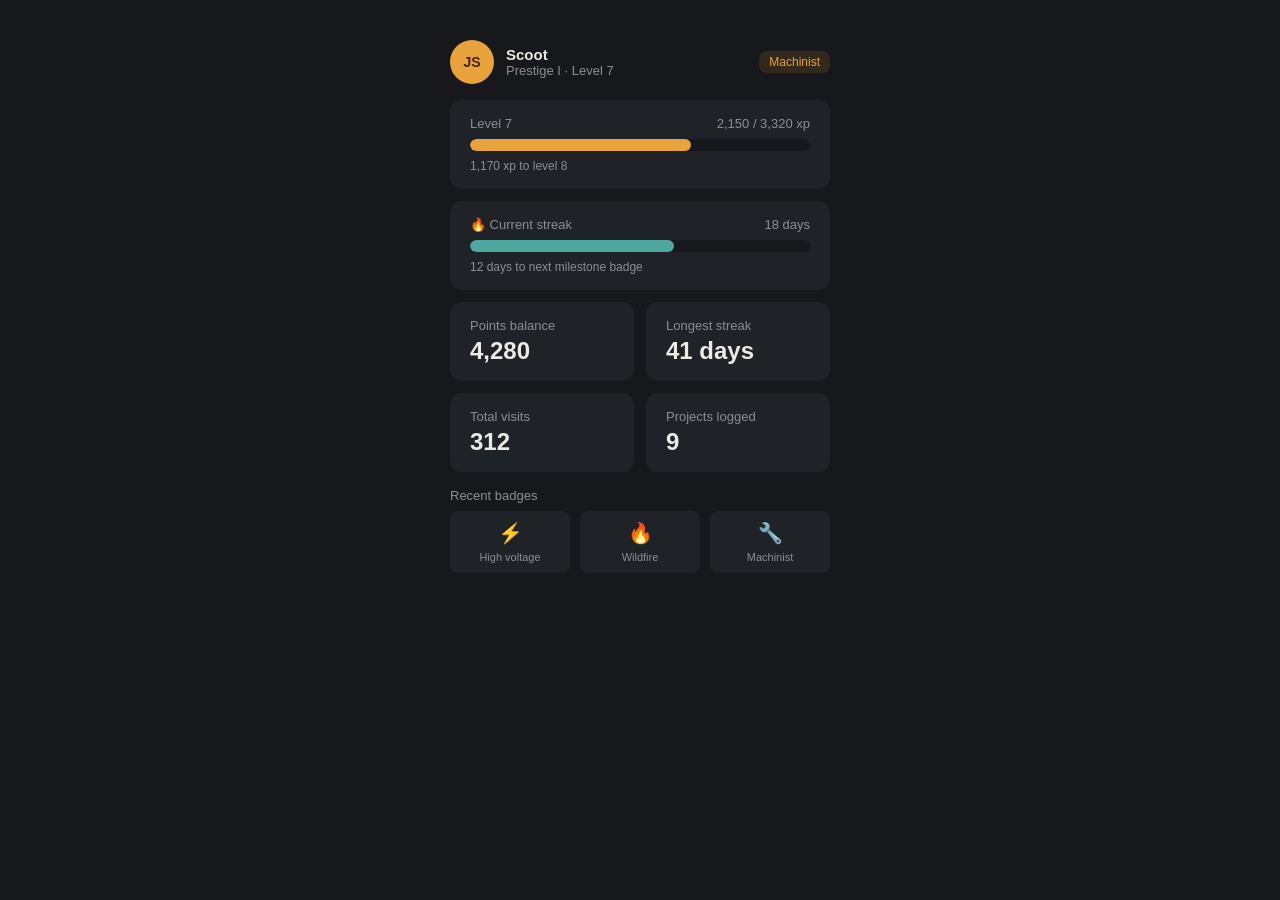
<file: frontend/makerspace-xp-dashboard.html>
<!DOCTYPE html>
<html lang="en">
<head>
<meta charset="UTF-8">
<title>Makerspace member dashboard</title>
<style>
  body {
    background: #16181C;
    font-family: -apple-system, BlinkMacSystemFont, "Segoe UI", sans-serif;
    display: flex;
    justify-content: center;
    padding: 40px 16px;
    margin: 0;
  }
  .card {
    max-width: 380px;
    width: 100%;
    color: #EDEAE3;
  }
  .surface {
    background: #1F2226;
    border-radius: 12px;
    padding: 1rem 1.25rem;
    margin-bottom: 12px;
  }
  .muted { color: #8B8F94; }
  .row { display: flex; justify-content: space-between; align-items: center; }
  .bar-track {
    height: 12px;
    border-radius: 8px;
    background: #16181C;
    overflow: hidden;
  }
  .bar-fill {
    height: 100%;
    width: 0%;
    border-radius: 8px;
    transition: width 900ms ease-out;
  }
  .xp-fill { background: #E8A33D; }
  .streak-fill { background: #4FA8A0; }
  .grid2 {
    display: grid;
    grid-template-columns: repeat(2, minmax(0,1fr));
    gap: 12px;
    margin-bottom: 16px;
  }
  .stat-num { font-size: 24px; font-weight: 600; margin: 0; }
  .stat-label { font-size: 13px; margin: 0 0 4px; color: #8B8F94; }
  .avatar {
    width: 44px; height: 44px; border-radius: 50%;
    background: #E8A33D; color: #412402;
    display: flex; align-items: center; justify-content: center;
    font-weight: 600; font-size: 14px;
  }
  .pill {
    font-size: 12px; padding: 4px 10px; border-radius: 8px;
    background: #33291a; color: #E8A33D;
  }
  .badge-tile {
    flex: 1; text-align: center; background: #1F2226;
    border-radius: 8px; padding: 10px 4px;
  }
  .badge-icon { font-size: 20px; }
  .badge-label { font-size: 11px; margin: 6px 0 0; color: #8B8F94; }
</style>
</head>
<body>
<div class="card">
  <div class="row" style="margin-bottom:16px; gap:12px;">
    <div class="avatar">JS</div>
    <div style="flex:1;">
      <p style="font-weight:600; font-size:15px; margin:0;">Scoot</p>
      <p class="muted" style="font-size:13px; margin:0;">Prestige I · Level 7</p>
    </div>
    <div class="pill">Machinist</div>
  </div>

  <div class="surface">
    <div class="row muted" style="font-size:13px; margin-bottom:8px;">
      <span>Level 7</span>
      <span>2,150 / 3,320 xp</span>
    </div>
    <div class="bar-track"><div class="bar-fill xp-fill" id="xp-fill"></div></div>
    <p class="muted" style="font-size:12px; margin:8px 0 0;">1,170 xp to level 8</p>
  </div>

  <div class="surface">
    <div class="row muted" style="font-size:13px; margin-bottom:8px;">
      <span>&#128293; Current streak</span>
      <span>18 days</span>
    </div>
    <div class="bar-track"><div class="bar-fill streak-fill" id="streak-fill"></div></div>
    <p class="muted" style="font-size:12px; margin:8px 0 0;">12 days to next milestone badge</p>
  </div>

  <div class="grid2">
    <div class="surface" style="margin-bottom:0;">
      <p class="stat-label">Points balance</p>
      <p class="stat-num">4,280</p>
    </div>
    <div class="surface" style="margin-bottom:0;">
      <p class="stat-label">Longest streak</p>
      <p class="stat-num">41 days</p>
    </div>
    <div class="surface" style="margin-bottom:0;">
      <p class="stat-label">Total visits</p>
      <p class="stat-num">312</p>
    </div>
    <div class="surface" style="margin-bottom:0;">
      <p class="stat-label">Projects logged</p>
      <p class="stat-num">9</p>
    </div>
  </div>

  <p class="muted" style="font-size:13px; margin:0 0 8px;">Recent badges</p>
  <div style="display:flex; gap:10px;">
    <div class="badge-tile">
      <div class="badge-icon">&#9889;</div>
      <p class="badge-label">High voltage</p>
    </div>
    <div class="badge-tile">
      <div class="badge-icon">&#128293;</div>
      <p class="badge-label">Wildfire</p>
    </div>
    <div class="badge-tile">
      <div class="badge-icon">&#128295;</div>
      <p class="badge-label">Machinist</p>
    </div>
  </div>
</div>
<script>
  setTimeout(function () {
    document.getElementById('xp-fill').style.width = '65%';
    document.getElementById('streak-fill').style.width = '60%';
  }, 100);
</script>
</body>
</html>
</file>
